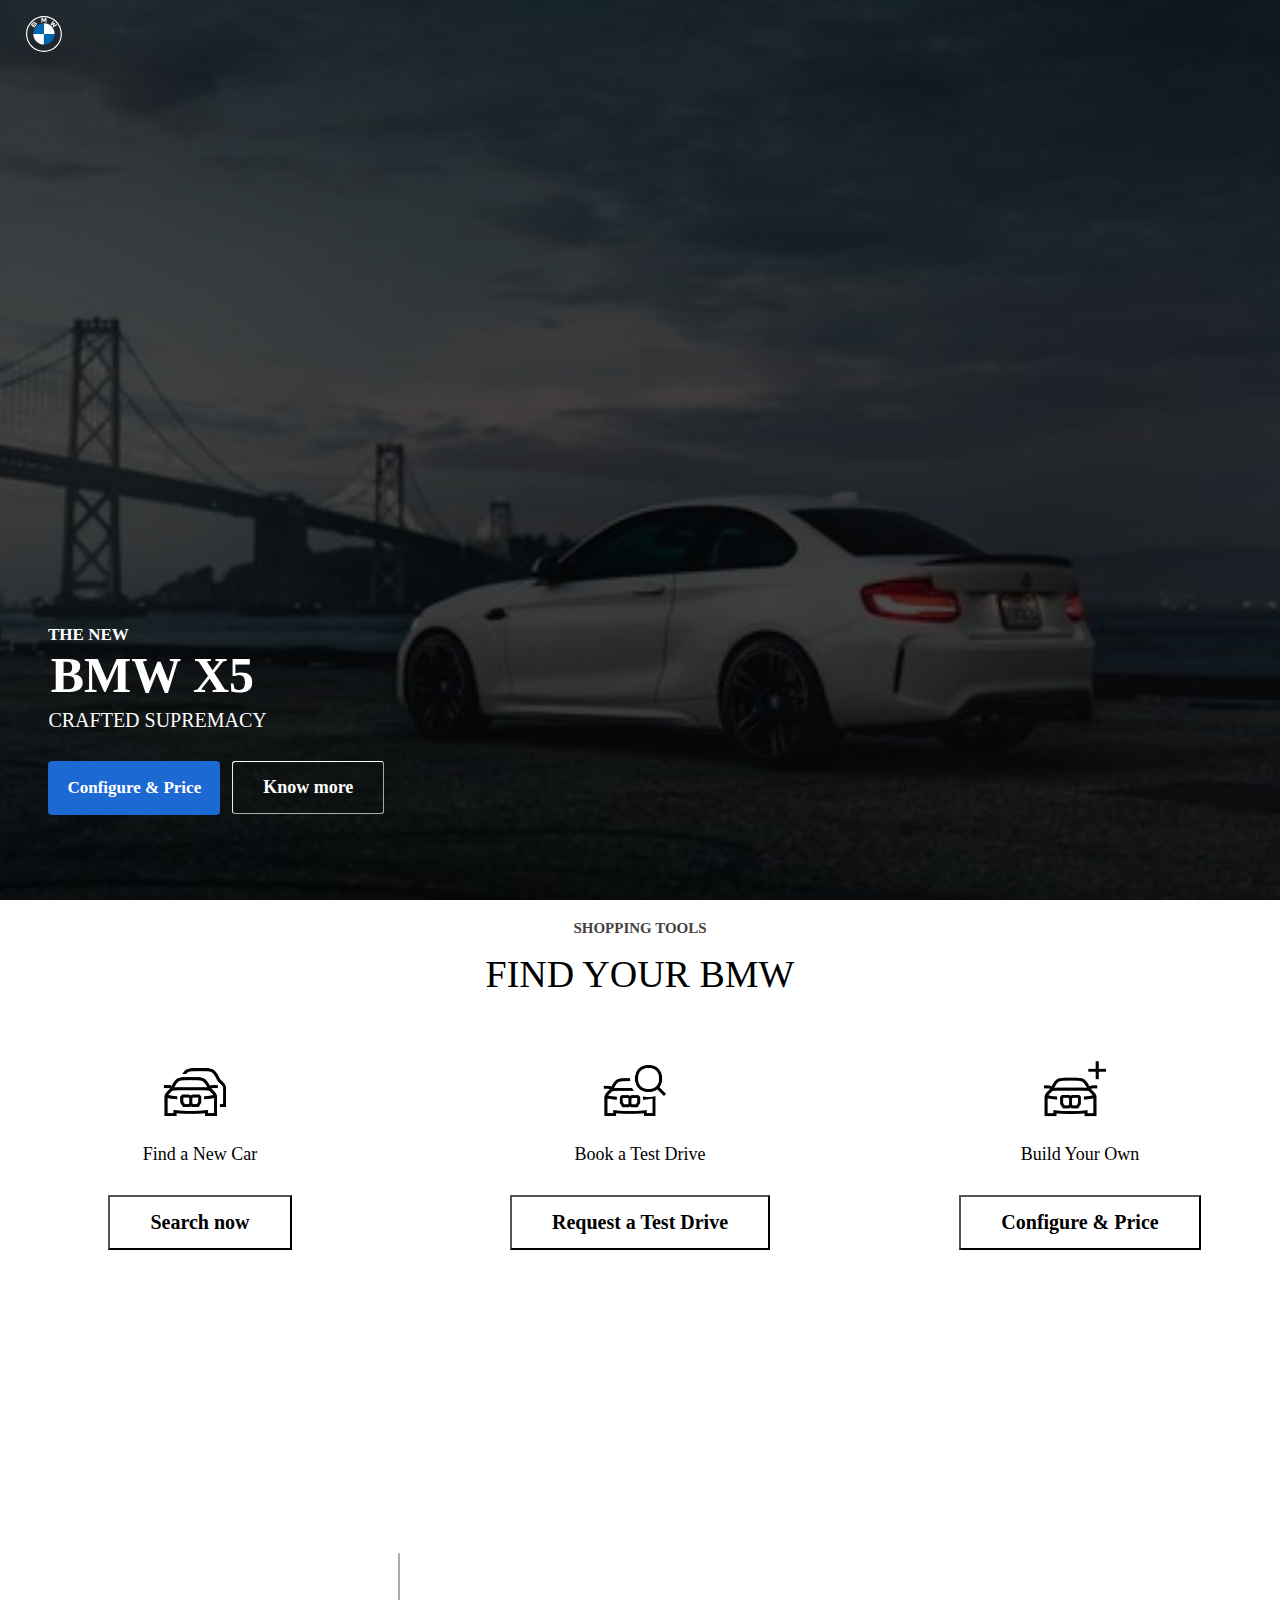
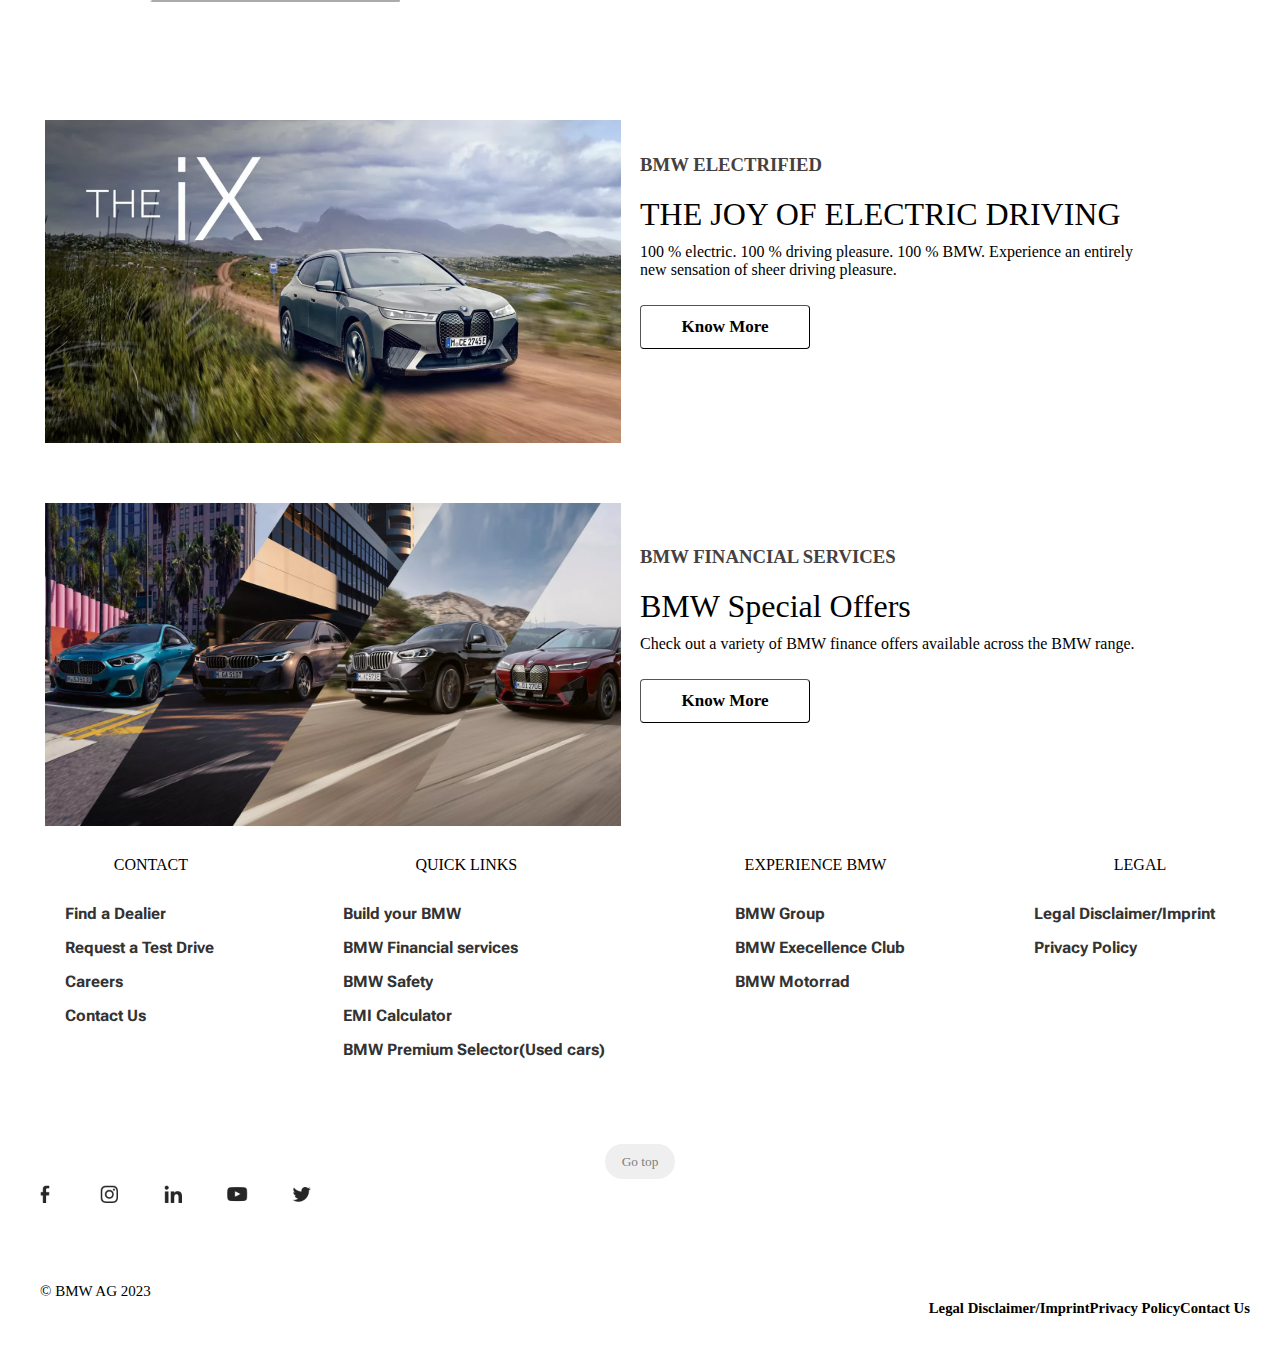
<file: index.html>
<!DOCTYPE html>
<html lang="en">

<head>
    <meta charset="UTF-8">
    <meta name="viewport" content="width=device-width, initial-scale=1.0">
    <title>BMW india clone</title>
    <link rel="icon" type="image/x-icon" href="imageBMW/BMW_White_Logo.svg.asset.1670245093434.svg">
    <link rel="stylesheet" href="BMW.css">
    <link rel="preconnect" href="https://fonts.googleapis.com">
<link rel="preconnect" href="https://fonts.gstatic.com" crossorigin>
<link href="https://fonts.googleapis.com/css2?family=Roboto+Flex:opsz@8..144&display=swap" rel="stylesheet">
</head>

<body>
    <div class="header">
        <nav>
           <a href="https://www.bmw.in/en/index.html" target="_blank" > <img id="top" class="logo" src="imageBMW/BMW_White_Logo.svg.asset.1670245093434.svg"></a>
        </nav>
        <!-- <video autoplay muted loop src="imageBMW/The new BMW M5 Competition.mp4"></video> -->
        <!-- <img src="imageBMW/dea1ee85bea52fdcea5dcd736e187b18.jpg"> -->
        <div class="header-content">
            <h5>
                THE NEW
            </h5>
            <h1>
                BMW X5
            </h1>
            <h4>
                CRAFTED SUPREMACY
            </h4>
            <button class="configure">
               Configure & Price 
            </button>
            <button class="knowmore">
                Know more
            </button>
        </div>
    </div>

    <div class="features">
        <div class="row">
            <div class="heading-top">
                <h5>
                    SHOPPING TOOLS
                </h5>
                <H2>
                    FIND YOUR BMW
                </H2>
            </div>


            <div class="service">
                <div class="icon-div">
                    <img class="service-img" src="imageBMW/NxW_Home_ICON_STOCK_CAR.webp">
                    <h6>
                        Find a New Car
                    </h6>
                    <button class="Search-button" >
                        Search now
                    </button>
                </div>

                <div class="icon-div"><img class="service-img" src="imageBMW/NxW_Home_ICON_USED_CAR.webp">
                    <h6>
                        Book a Test Drive
                    </h6>
                    <button>
                        Request a Test Drive
                    </button>
                </div>

                <div class="icon-div">
                    <img class="service-img" src="imageBMW/NxW_Home_ICON_CON.webp">
                    <h6>
                        Build Your Own
                    </h6>
                    <button>
                        Configure & Price
                    </button>
                </div>
            </div>

            <div class="photo-content">
                <h1>
                    THIS IS FORWARDISM: THE 7.
                </h1>
                <button>
                    Know More
                </button>
            </div>

            <div class="column-content">
                <div style="width: 50%;">
                    <img src="imageBMW/iX_Banner_16to9.webp">

                </div>
                <div class="column-content-text">
                    <h3>
                        BMW ELECTRIFIED
                    </h3>
                    <h1>
                        THE JOY OF ELECTRIC DRIVING
                    </h1>
                    <p>
                        100 % electric. 100 % driving pleasure. 100 % BMW. Experience an entirely <br>new sensation of
                        sheer driving pleasure.
                    </p>

                    <button>
                        Know More
                    </button>
                </div>
            </div>


            <div class="column-content">
                <div style="width: 50%;">
                    <img src="imageBMW/2560x1440_16to9.webp" alt="bmw image" usemap="#BMWimg" >
                        <map name="BMWimg">
                            <area shape="rect" coords="1px,1px,290px,300px" alt="bmw sedan" target="_blank"
                             href="https://www.google.com/search?q=bmw+sedan+cars+image&tbm=isch&ved=2ahUKEwj4loD4s9WAAxUSwqACHR80Dd0Q2-cCegQIABAA&oq=bmw+sedan+cars+image&gs_lcp=CgNpbWcQAzoECCMQJzoFCAAQgAQ6BggAEAcQHjoICAAQCBAHEB46BggAEAgQHjoHCAAQGBCABFCBF1jYP2C5R2gAcAB4AIABYogB5AiSAQIxMpgBAKABAaoBC2d3cy13aXotaW1nwAEB&sclient=img&ei=u5TWZLjNNpKEg8UPn-i06A0&bih=576&biw=1229&rlz=1C1UEAD_enIN1066IN1066">
                             <area shape="rect" coords="270px,0px,590px,300px" alt="bmw suv" target="_blank"
                             href="https://en.wikipedia.org/wiki/BMW_X">
                            </map>
                </div>
                <div class="column-content-text">
                    <h3>
                        BMW FINANCIAL SERVICES
                    </h3>
                    <h1>
                        BMW Special Offers
                    </h1>
                    <p>
                        Check out a variety of BMW finance offers available across the BMW range.
                    </p>
                    <button>
                        Know More
                    </button>
                </div>
            </div>


            <ul class="notice" style="list-style-type:none;" >
                <li>CONTACT</li>
                <LI>QUICK LINKS</LI>
                <LI>EXPERIENCE BMW</LI>
                <LI>LEGAL</LI>
            </ul>
            <div class="footer">
              
                
                    <ul  style="list-style-type:none; " >
                        <li class="box" >Find a Dealier</li>
                        <li class="box" >Request a Test Drive</li>
                        <li class="box" >Careers</li>
                        <li class="box" >Contact Us</li>
                    </ul>

                    <ul style="list-style-type:none;">
                        <li class="box" >Build your BMW</li>
                        <li class="box" >BMW Financial services</a>
                        <li class="box" >BMW Safety</a>
                        <li class="box" >EMI Calculator</li>
                        <li class="box">BMW Premium Selector(Used cars)</li>
                    </ul>

                    <ul style="list-style-type:none;">
                        <li class="box">BMW Group</li>
                        <li class="box">BMW Execellence Club</li>
                        <li class="box">BMW Motorrad</li>

                    </ul>

                    <ul style="list-style-type:none;">
                        <li class="box">Legal Disclaimer/Imprint</li>
                        <li class="box">Privacy Policy</li>

                    </ul>
                </div>
                <button class="top">
                    <a href="#top">Go top</a>
                </button>
               </div>
    </div>

               <div >
               <a href="https://www.facebook.com/bmwindia"target="_blank"> <img class="social-icon" src="imageBMW/facebook-hover@2x.png.asset.1584959819913.png"></a>
               <a href="https://www.instagram.com/bmwindia_official/" target="_blank"> <img class="social-icon" src="imageBMW/instagram-hover@2x.png.asset.1584959820398.png" alt="insta"></a>
               <a href="https://in.linkedin.com/showcase/bmw-india/" target="_blank"><img class="social-icon" src="imageBMW/linkedin-hover@2x.png.asset.1584959821340.png" alt="linked"></a>
               <a href="https://www.youtube.com/user/bmwindia" target="_blank"> <img class="social-icon" src="imageBMW/youtube-hover@2x.png.asset.1584959824385.png" alt="youyube"></a>
               <a href="https://twitter.com/bmwindia" target="_blank"> <img class="social-icon" src="imageBMW/twitter-hover@2x.png.asset.1584959823635.png" alt="twitter"></a>
               </div>

               
                <h6 class="copy">
                    © BMW AG 2023
               </h6>
              

               <div class="legal">
               
                    <h6>Legal Disclaimer/Imprint</h6>
                    <h6>Privacy Policy</h6>
                    <h6>Contact Us</h6>
              
               </div>
</body>

</html>
</file>
<file: BMW.css>
*{
    margin: 0;
    padding: 0;
    font-family:"Roboto,sans-serif,bmwTypeNextWeb,Arial,Helvetica";
    box-sizing:border-box;

}

/* video{
    /* position: absolute;
    z-index: -1;
    top: -80px; */

 */
body{
    /* background: #000; */
    color:#fff;
    /* margin-bottom: 500px; */
    /* overflow-x: hidden; */
    /* background-image: url(imageBMW/ointrest\ m\ sport.jpg);
    background-position: center;
    background-size: cover; */
}
.header{
    width:100%;
    height: 100vh;
    background-image: linear-gradient(rgba(0,0,0,0.7),rgba(0,0,0,0.7)),url(imageBMW/dea1ee85bea52fdcea5dcd736e187b18.jpg);
       background-position: center;
       background-size: cover;

}
.logo{
    width: 36px;
    margin: 16px 26px;
    cursor: pointer;
}
.header-content{
    position: absolute;
    top: 80%;
    left: 13%;
    transform:translate(-50%,-50%); 
    
}
.header-content h5{
    font-size: 17px;
    line-height: 20px;
    font-weight: 700;
    max-width: 200px;
    text-align: center;
    cursor: pointer;
    color: #fff;
    margin-left: 40px;
}
.header-content h1{
    font-size: 50px;
    line-height: 60px;
    font-weight: 900;
    max-width: 500px;
    text-align: center;
    cursor: pointer;
    color: #fff;
  margin-left: -28px;
  margin-bottom: 10px;
}
.header-content h4{
    font-size: 20px;
    line-height: 10px;
    font-weight: 10;
    max-width: 300px;
    text-align: left;
    cursor: pointer;
    color: #fff;
    margin-left: 100px;
   margin-bottom: 36px;
}
.configure{
    border:0;
    outline: 0;
    background: #1c69d4;
    color: #fff;
    padding: 17px 19px;
    font-size: 17px;
    font-weight: bold;
    border-radius: 4px;
    margin-left: 100px;
    cursor: pointer;
}
.configure:hover{
    opacity: 0.8;
}
.knowmore{
   border-width: 1px;
    border-color: #fff;
    outline: 2px;
    background-color:transparent;
    color: #fff;
    padding: 15px 30px;
    font-size: 18px;
    font-weight: bold;
    border-radius: 3px;
    margin-left: 8px;
    cursor: pointer;
}
.knowmore:hover{
    border-width: 2.5px;
}
.features{
    display: flex;
    width: 100%;
   
    background-color: #fff;
    color: #000;
   justify-content: center;
   text-align: center;
}
.heading-top h5{
    font-size: 15px;
    color: #464141;
    margin-top: 20px;
    margin-bottom: 15px;
}
.heading-top h2{
    font-size: 38px;
    font-weight: lighter;
}
/* ---------------second---------- */
.service {
    display: flex;
    justify-content: space-between;
   
}
.service-img {
    width: 400px;
}
.icon-div h6{
display: flex;
justify-content: space-around;
font-size: 18px;
font-weight: lighter;
margin-bottom: 30px;

}
.icon-div button{
    padding-left: 40px;
    padding-right: 40px;
    padding-top: 14px;
    padding-bottom: 14px;
    font-size: 20px;
    font-weight: bold;
    border-color: black;
    outline:2px;
    background-color: #fff;
    margin-bottom: 40px;
    border-width: 2px;
}
.icon-div button:hover{
    border-width: 3px;
}
.photo-content {
    overflow: hidden;
    width: 100%;
    height: 400px;
    background-image:url(https://bmw.scene7.com/is/image/BMW/DI21_000048047:3to1?fmt=webp&wid=2560&hei=854);
    background-position: center;
    background-size: cover;
       
}
.photo-content {
display: flex;
justify-content: center;
text-align: left;
flex-direction: column;

}
.photo-content button{
width: 250px;
height: 50px;
margin-left: 150px;
color: rgb(255, 255, 255);
background-color: transparent;
font-size: 20px;
font-weight: bold;
border-radius: 2px;
border-color: white;
border-width: 2px;
}
.photo-content button:hover{
    border-width: 3.5px;
}
.photo-content h1{
    margin-left: 150px;
    margin-top: 100px;
    margin-bottom: 30px;
    color: rgb(255, 255, 255);
background-color: transparent;
font-weight: lighter;
font-size: 37px;
}
.column-content{
    
    display: flex;

}
.column-content img{
    width :90%;
    margin-top: 30px;
    margin-left: 0px;
    display:flex;
    margin-left: 45px;
    margin-bottom: 30px;
    
}
.column-content-text{
    text-align: left; 
    display: flex;
    flex-direction: column;
     justify-content:center;
     
}
.column-content-text h3{
    color: #464141;
    margin-top: -60px;
    margin-bottom: 20px;
}
.column-content-text h1{
    font-weight:lighter;
    margin-bottom: 10px;
}
.column-content-text p{
    font-weight:lighter;
    
}
.column-content-text button{
    width: 170px;
    height: 44px;
    margin-top: 26px;
    font-weight: bold;
    font-size: 17px;
    background-color: #fff;
    border-radius: 4px;
    border-width: 1.5px;
}
.column-content-text button:hover{
border-width: 3px;
}
/* ---------------------footer------------------ */
.footer{
    /* padding: 50px 15% 10px; */
    color: #0a0a0a;
    display:flex;
 justify-content: space-around;
 font-weight: bolder;
 margin-bottom: 70px;

}
.notice{
    display: flex;
    justify-content: space-around;
    margin-bottom: 30px;
    font-weight: lighter;
}
.social-icon{
    width: 30px;
    margin-left: 30px;
}
.copy{
    font-weight: lighter;
    font-size: 15px;
    margin-left: 40px;
    margin-top: 70px;
}
.legal{
    display: flex;
    justify-content:flex-end;
    font-size: 22px;
    margin-right:30px ;
    margin-bottom: 50px;
}
.box{
    margin-bottom:30px;
    display: flex;
    flex-direction: start;
    font-family: 'Roboto Flex', sans-serif;
    margin-bottom: 15px;
    color: rgb(51, 51, 51);
}
.top{
    border: none;
    width: 70px;
    height: 35px;
    border-radius: 35px;
    
    
}
a{
    color: gray;
    text-decoration: none;
}
</file>
